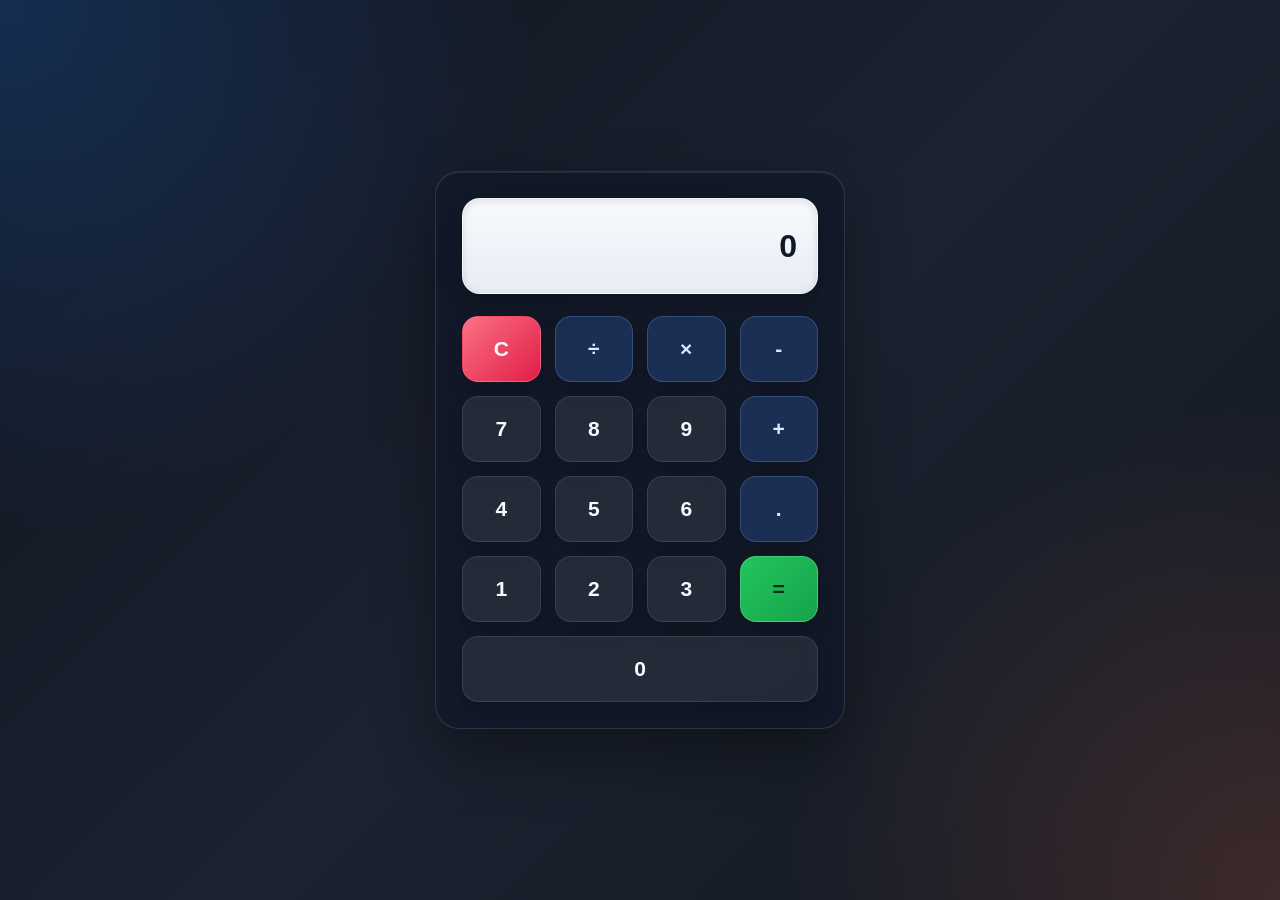
<file: index.html>
<!DOCTYPE html>
<html lang="en">
<head>
<meta charset="UTF-8">
<meta name="viewport" content="width=device-width, initial-scale=1.0">
<title>Calculator</title>
<link rel="stylesheet" href="./practice/css/style.css">
</head>

<body>

    <div class="calculator">
        <div class="display" id="display">0</div>
    
        <div class="buttons">
            <button onclick="clearDisplay()" class="clear">C</button>
            <button onclick="append('/')">÷</button>
            <button onclick="append('*')">×</button>
            <button onclick="append('-')">-</button>
    
            <button onclick="append('7')">7</button>
            <button onclick="append('8')">8</button>
            <button onclick="append('9')">9</button>
            <button onclick="append('+')">+</button>
    
            <button onclick="append('4')">4</button>
            <button onclick="append('5')">5</button>
            <button onclick="append('6')">6</button>
            <button onclick="append('.')">.</button>
    
            <button onclick="append('1')">1</button>
            <button onclick="append('2')">2</button>
            <button onclick="append('3')">3</button>
            <button onclick="calculate()" class="equal">=</button>
    
            <button onclick="append('0')" style="grid-column: span 4;">0</button>
        </div>
    </div>

    <div class="fullscreen-result" id="fullscreenResult" aria-hidden="true">
        <video id="resultVideo" src="./practice/assets/naging_kayo_bah_.mp4" playsinline loop></video>
        <button type="button" class="close-result" id="closeResult" aria-label="Close fullscreen result">×</button>
    </div>
    

<script src="./practice/js/script.js"></script>

</body>
</html>
</file>
<file: practice/css/style.css>
* {
    margin: 0;
    padding: 0;
    box-sizing: border-box;
    font-family: "Segoe UI", Arial, sans-serif;
}

body {
    min-height: 100vh;
    display: flex;
    justify-content: center;
    align-items: center;
    padding: 16px;
    background:
        radial-gradient(circle at top left, rgba(35, 134, 255, 0.22), transparent 34%),
        radial-gradient(circle at bottom right, rgba(255, 122, 89, 0.18), transparent 32%),
        linear-gradient(135deg, #10141f, #1b2230 52%, #131820);
    color: #f8fafc;
}

.calculator {
    width: min(410px, 100%);
    padding: 26px;
    border: 1px solid rgba(255, 255, 255, 0.12);
    border-radius: 24px;
    background: rgba(17, 24, 39, 0.78);
    box-shadow:
        0 24px 60px rgba(0, 0, 0, 0.38),
        inset 0 1px 0 rgba(255, 255, 255, 0.08);
    backdrop-filter: blur(18px);
}

.display {
    width: 100%;
    min-height: 96px;
    background: linear-gradient(180deg, #f8fafc, #e8edf5);
    color: #111827;
    font-size: 32px;
    font-weight: 700;
    letter-spacing: 0;
    border: 1px solid rgba(255, 255, 255, 0.2);
    border-radius: 18px;
    display: flex;
    align-items: center;
    justify-content: flex-end;
    padding: 18px 20px;
    margin-bottom: 22px;
    overflow: hidden;
    text-align: right;
    white-space: nowrap;
    word-break: normal;
    box-shadow:
        inset 0 2px 8px rgba(15, 23, 42, 0.12),
        0 10px 24px rgba(0, 0, 0, 0.18);
}

.buttons {
    display: grid;
    grid-template-columns: repeat(4, 1fr);
    gap: 14px;
}

button {
    min-height: 66px;
    padding: 16px;
    border: 1px solid rgba(255, 255, 255, 0.1);
    border-radius: 16px;
    font-size: 21px;
    font-weight: 700;
    background: rgba(255, 255, 255, 0.08);
    color: #f8fafc;
    cursor: pointer;
    transition:
        transform 0.16s ease,
        background 0.16s ease,
        box-shadow 0.16s ease,
        border-color 0.16s ease;
    box-shadow: 0 10px 20px rgba(0, 0, 0, 0.18);
}

button:hover {
    background: rgba(255, 255, 255, 0.14);
    border-color: rgba(255, 255, 255, 0.2);
    transform: translateY(-2px);
}

button:active {
    transform: translateY(0) scale(0.97);
}

.equal {
    background: linear-gradient(135deg, #22c55e, #16a34a);
    color: #052e16;
    border-color: rgba(134, 239, 172, 0.38);
}

.equal:hover {
    background: linear-gradient(135deg, #4ade80, #22c55e);
}

.clear {
    background: linear-gradient(135deg, #fb7185, #e11d48);
    border-color: rgba(251, 113, 133, 0.42);
}

.clear:hover {
    background: linear-gradient(135deg, #fda4af, #f43f5e);
}

button:nth-child(2),
button:nth-child(3),
button:nth-child(4),
button:nth-child(8),
button:nth-child(12) {
    background: rgba(59, 130, 246, 0.22);
    border-color: rgba(147, 197, 253, 0.22);
    color: #dbeafe;
}

button:nth-child(2):hover,
button:nth-child(3):hover,
button:nth-child(4):hover,
button:nth-child(8):hover,
button:nth-child(12):hover {
    background: rgba(59, 130, 246, 0.34);
}

.fullscreen-result {
    position: fixed;
    inset: 0;
    z-index: 999;
    display: none;
    background: #000;
}

.fullscreen-result.active {
    display: block;
}

.fullscreen-result video {
    width: 100vw;
    height: 100vh;
    object-fit: cover;
    display: block;
    background: #000;
}

.close-result {
    position: fixed;
    top: 16px;
    right: 16px;
    z-index: 1000;
    width: 46px;
    height: 46px;
    min-height: 0;
    padding: 0;
    border-radius: 50%;
    display: grid;
    place-items: center;
    border: 1px solid rgba(255, 255, 255, 0.35);
    background: rgba(0, 0, 0, 0.6);
    color: #fff;
    font-size: 32px;
    line-height: 1;
    box-shadow: 0 10px 24px rgba(0, 0, 0, 0.35);
}

.close-result:hover {
    background: rgba(0, 0, 0, 0.78);
    transform: none;
}

@media (max-width: 400px) {
    body {
        padding: 10px;
    }

    .calculator {
        width: 100%;
        padding: 22px;
        border-radius: 20px;
    }

    .display {
        min-height: 94px;
        font-size: 24px;
        padding: 18px;
    }

    .buttons {
        gap: 11px;
    }

    button {
        min-height: 64px;
        padding: 14px;
        border-radius: 14px;
        font-size: 20px;
    }
}
</file>
